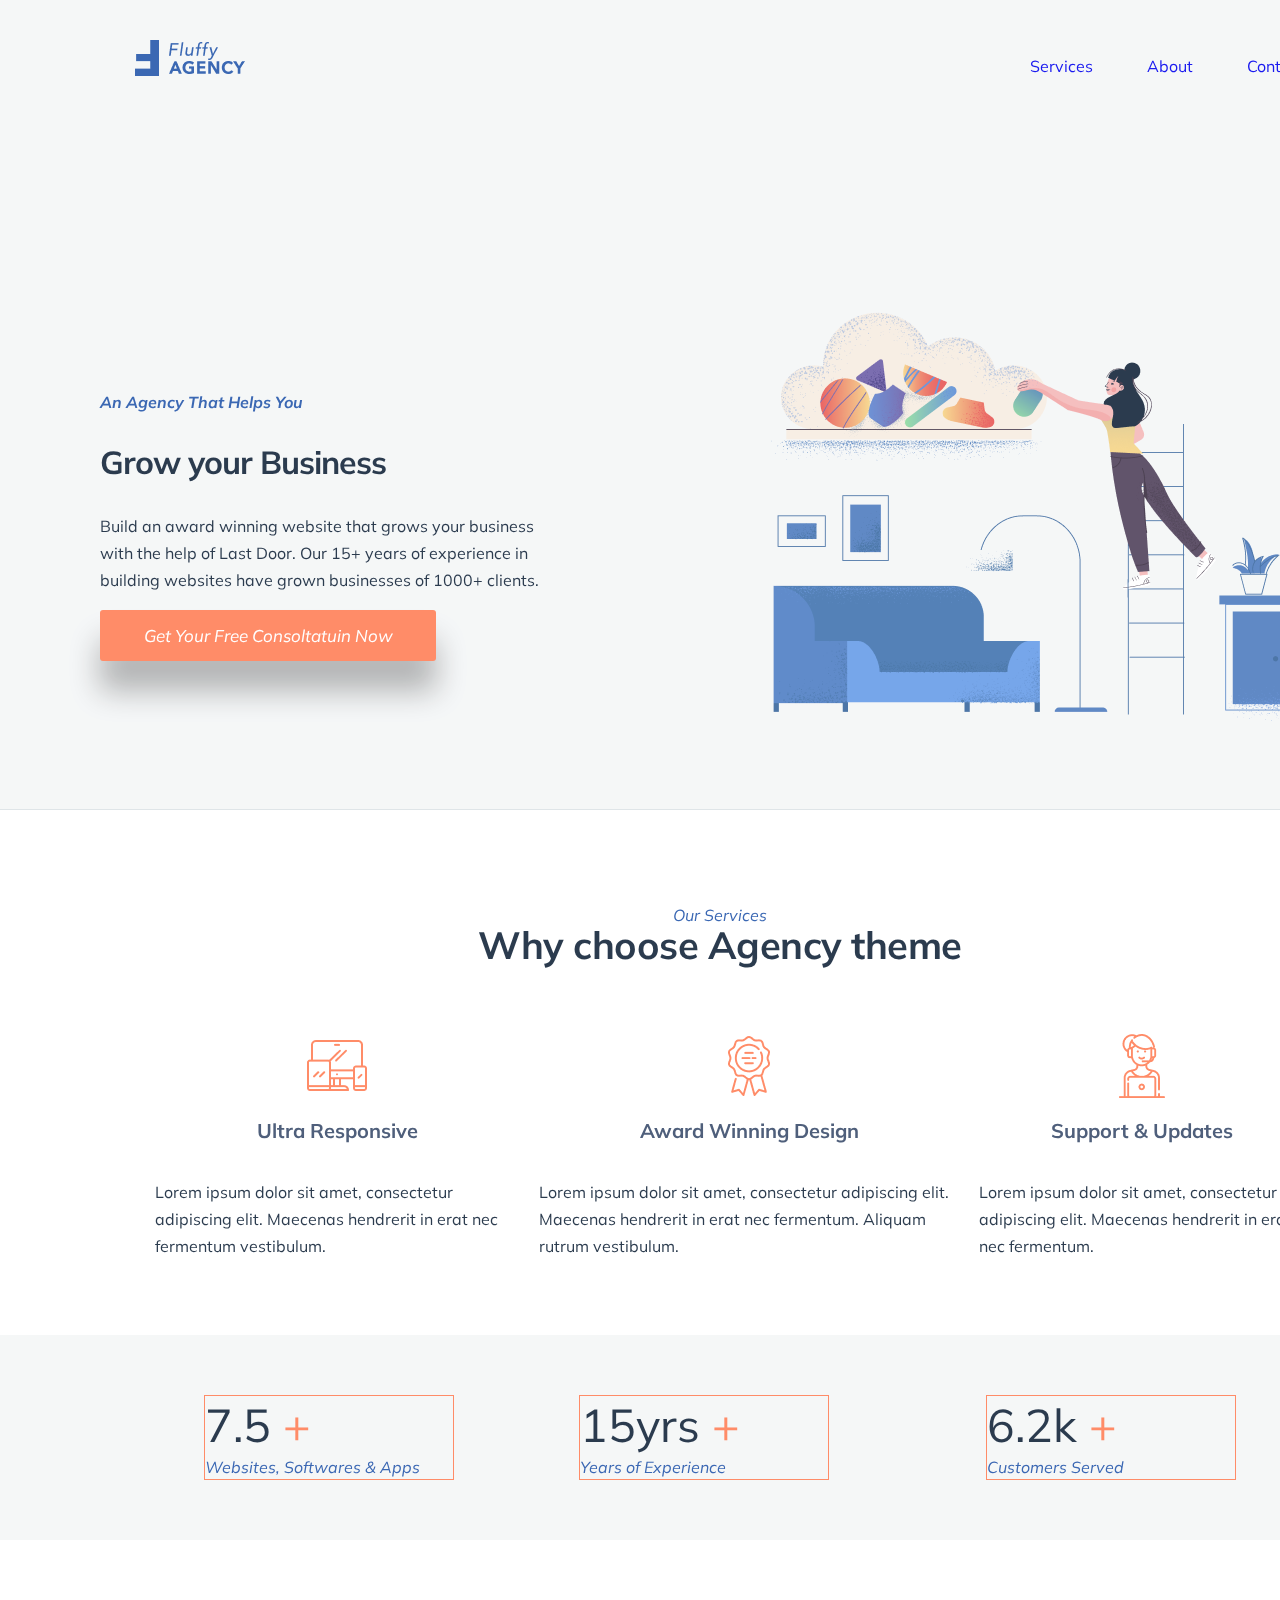
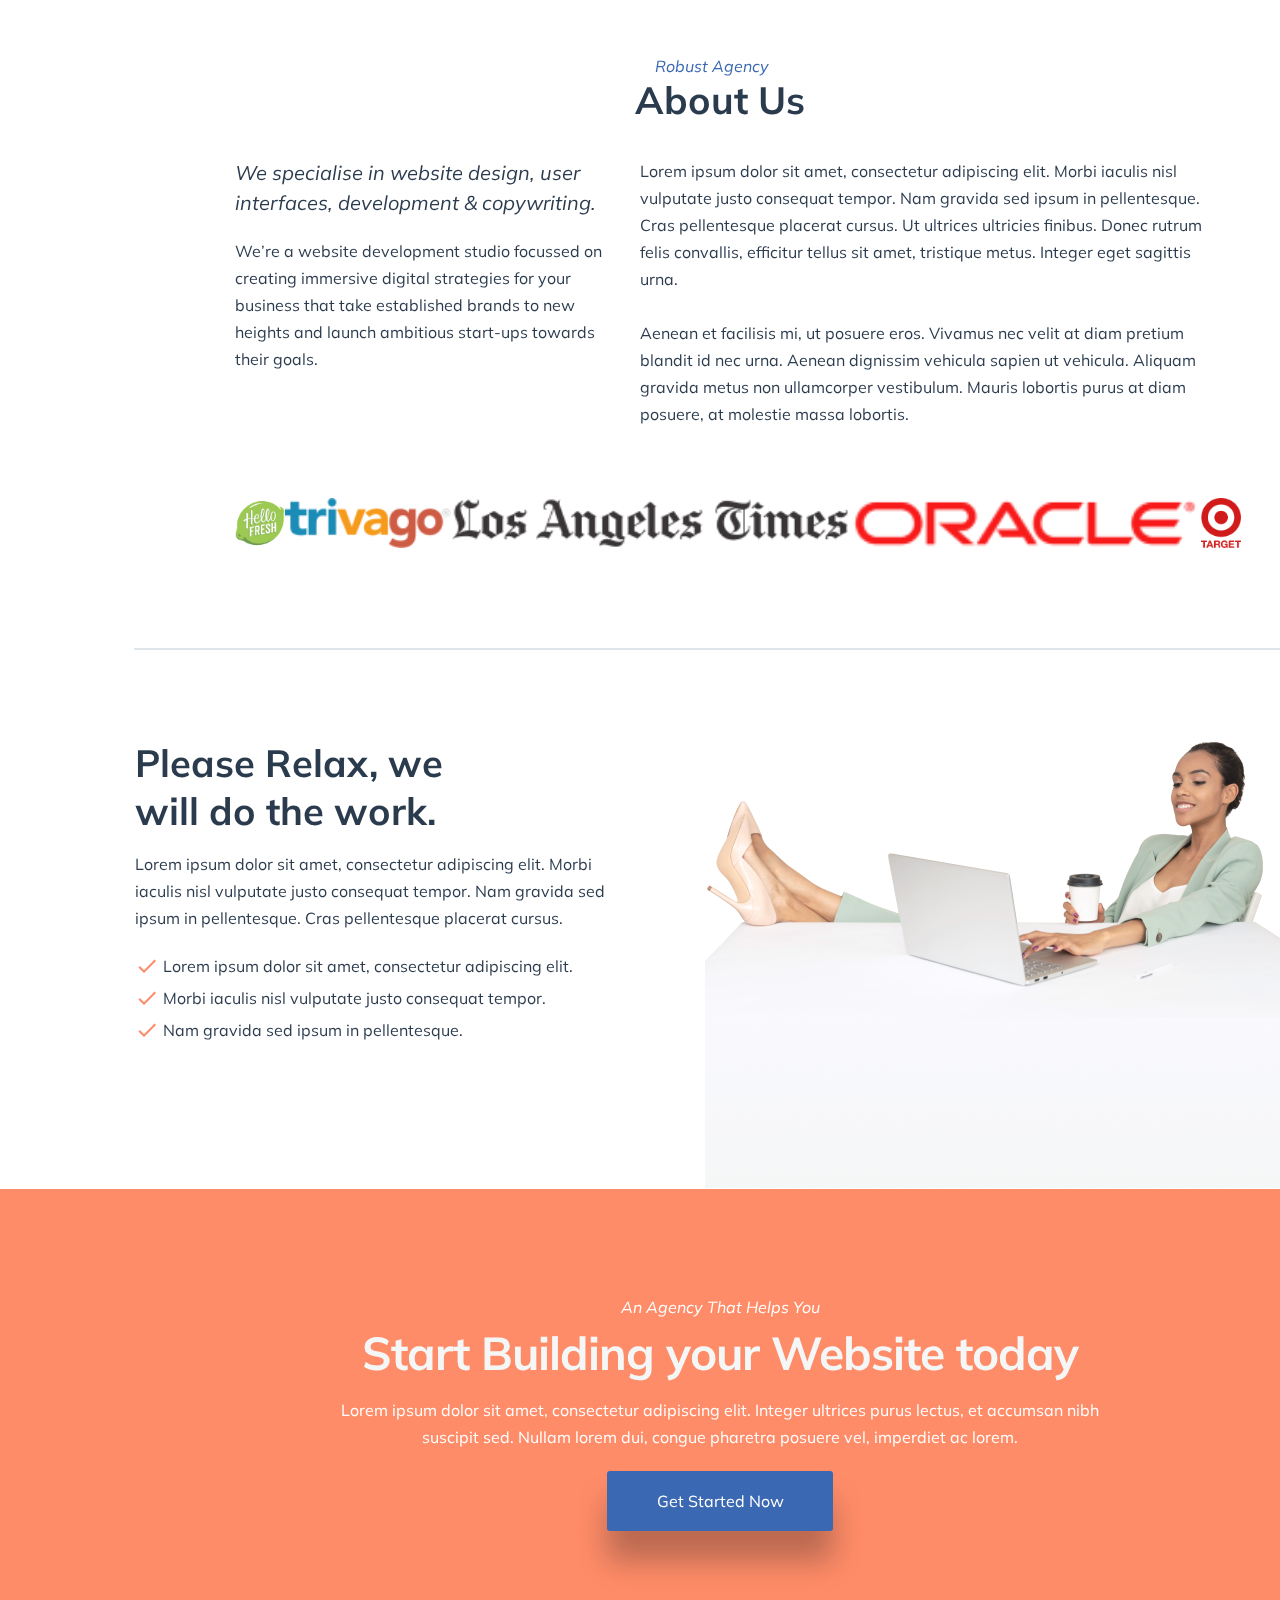
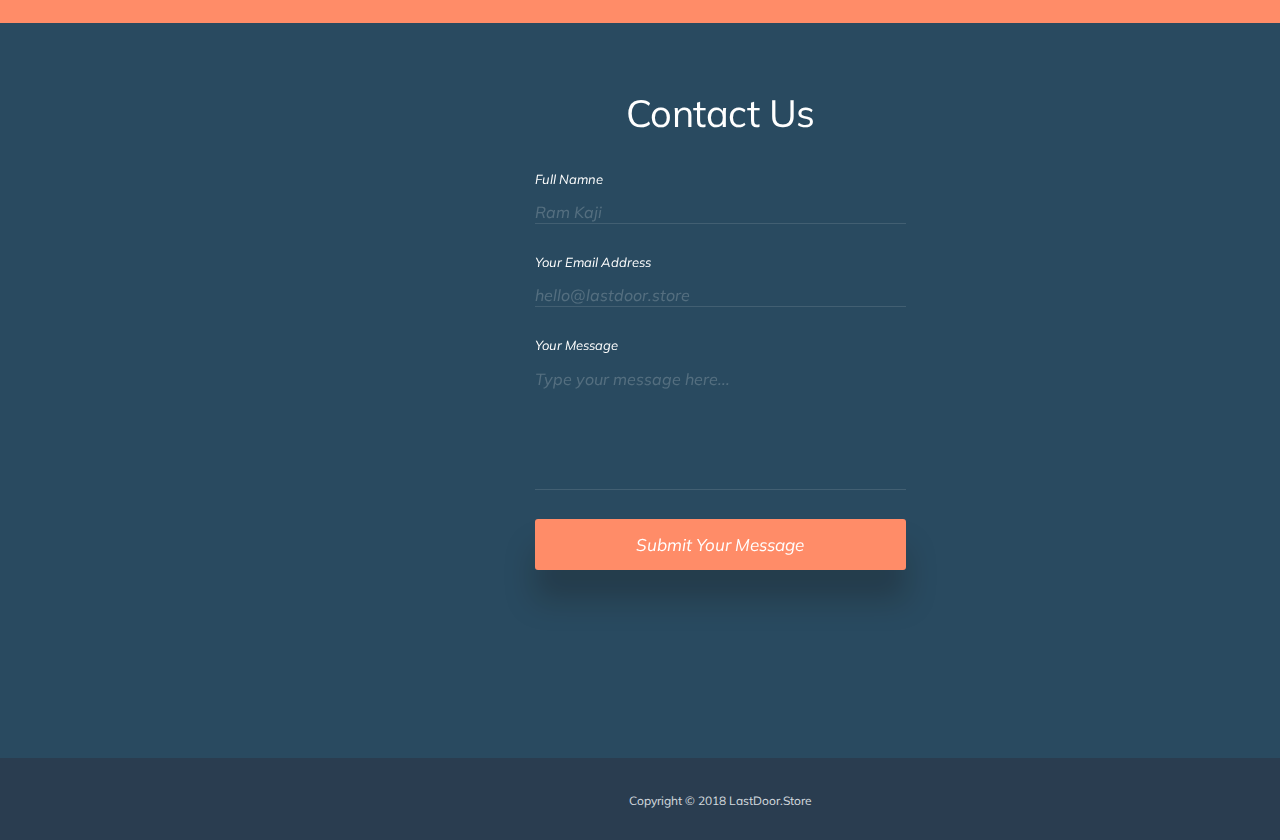
<file: index.html>
<!DOCTYPE html>
<html lang="en">
  <head>
    <meta charset="UTF-8" />
    <meta name="viewport" content="width=device-width, initial-scale=1.0" />
    <title>Flyffy-website</title>
    <link rel="stylesheet" href="style/style.css" />
    <link rel="stylesheet" href="style/normalize.css" />
    <link
      href="https://fonts.googleapis.com/css?family=Muli:200,200i,300,300i,400,400i,500,500i,600,600i,700,700i,800,800i,900,900i&display=swap"
      rel="stylesheet"
    />
    <link
      href="https://fonts.googleapis.com/icon?family=Material+Icons"
      rel="stylesheet"
    />
  </head>

  <body>
    <header>
      <div class="navigation">
        <div class="fluffy-logo">
          <img src="style/img/logo/logo.png" alt="Flyffy-loggo" />
        </div>
        <nav>
          <a class="navlink" href="#">Services</a>
          <a class="navlink" href="#">About</a>
          <a class="navlink" href="#">Contact</a>
        </nav>
      </div>
      <div class="header-content">
        <div class="header-text">
          <h4 class="bluetext bluetext--first">An Agency That Helps You</h4>
          <h1>Grow your Business</h1>
          <p>
            Build an award winning website that grows your business with the
            help of Last Door. Our 15+ years of experience in building websites
            have grown businesses of 1000+ clients.
          </p>
          <button class="orange-button orange button--first">
            Get Your Free Consoltatuin Now
          </button>
        </div>
        <div class="header-pic">
          <img src="style/img/header-pic.png" alt="storing i fluffy" />
        </div>
      </div>
    </header>

    <section class="service">
      <div class="service-info">
        <div class="service-heading">
          <p class="bluetext bluetext--second">Our Services</p>
          <h2>Why choose Agency theme</h2>
        </div>
        <div class="service-content">
          <div class="card">
            <img
              class="img-service"
              src="style/img/icon/device.png"
              alt="diffrent device"
            />
            <h3>Ultra Responsive</h3>
            <p class="text-service">
              Lorem ipsum dolor sit amet, consectetur adipiscing elit. Maecenas
              hendrerit in erat nec fermentum vestibulum.
            </p>
          </div>
          <div class="card">
            <img
              class="img-service"
              src="style/img/icon/award.png"
              alt="award"
            />
            <h3>Award Winning Design</h3>
            <p class="text-service">
              Lorem ipsum dolor sit amet, consectetur adipiscing elit. Maecenas
              hendrerit in erat nec fermentum. Aliquam rutrum vestibulum.
            </p>
          </div>
          <div class="card">
            <img
              class="img-service"
              src="style/img/icon/support.png"
              alt="support"
            />
            <h3>Support & Updates</h3>
            <p class="text-service">
              Lorem ipsum dolor sit amet, consectetur adipiscing elit. Maecenas
              hendrerit in erat nec fermentum.
            </p>
          </div>
        </div>
      </div>
    </section>

    <section class="kpi">
      <div class="kpi-content">
        <p class="bigtext">
          7.5 <span class="bigtext bigtext--orange">+</span>
        </p>
        <p class="bluetext bluetext--third">Websites, Softwares & Apps</p>
      </div>
      <div class="kpi-content">
        <p class="bigtext">
          15yrs <span class="bigtext bigtext--orange">+</span>
        </p>
        <p class="bluetext bluetext--third">Years of Experience</p>
      </div>
      <div class="kpi-content">
        <p class="bigtext">
          6.2k <span class="bigtext bigtext--orange">+</span>
        </p>
        <p class="bluetext bluetext--third">Customers Served</p>
      </div>
    </section>

    <section class="about">
      <div class="about-content">
        <div class="about-heading">
          <p class="bluetext bluetext--fourth">
            Robust Agency
          </p>
          <p class="boldbigtext boldbigtext--about">About Us</p>
        </div>
        <div class="about-text">
          <div class="about-right">
            <p class="right-heading">
              We specialise in website design, user interfaces, development &
              copywriting.
            </p>
            <p>
              We’re a website development studio focussed on creating immersive
              digital strategies for your business that take established brands
              to new heights and launch ambitious start-ups towards their goals.
            </p>
          </div>
          <div class="about-left">
            Lorem ipsum dolor sit amet, consectetur adipiscing elit. Morbi
            iaculis nisl vulputate justo consequat tempor. Nam gravida sed ipsum
            in pellentesque. Cras pellentesque placerat cursus. Ut ultrices
            ultricies finibus. Donec rutrum felis convallis, efficitur tellus
            sit amet, tristique metus. Integer eget sagittis urna.
            <br />
            <br />
            Aenean et facilisis mi, ut posuere eros. Vivamus nec velit at diam
            pretium blandit id nec urna. Aenean dignissim vehicula sapien ut
            vehicula. Aliquam gravida metus non ullamcorper vestibulum. Mauris
            lobortis purus at diam posuere, at molestie massa lobortis.
          </div>
        </div>
        <div class="logos">
          <img src="style/img/logo/hello-fresh.png" alt="hello fresh logo" />
          <img src="style/img/logo/trivago.png" alt="trivago logo" />
          <img
            src="style/img/logo/los-angelese-times.png"
            alt="los angeles times logo"
          />
          <img src="style/img/logo/oracle.png" alt="oracle logo" />
          <img src="style/img/logo/target.png" alt="target logo" />
        </div>
        <div class="separator"></div>
      </div>
    </section>

    <section class="info">
      <div class="info-content">
        <div class="info-right">
          <div class="boldbigtext boldbigtext--info">
            Please Relax, we will do the work.
          </div>
          <div>
            <p>
              Lorem ipsum dolor sit amet, consectetur adipiscing elit. Morbi
              iaculis nisl vulputate justo consequat tempor. Nam gravida sed
              ipsum in pellentesque. Cras pellentesque placerat cursus.
            </p>
          </div>
          <div class="list">
            <ul>
              <li>
                <i class="material-icons">
                  check
                </i>
                <i class="fas fa-check"></i>
                Lorem ipsum dolor sit amet, consectetur adipiscing elit.
              </li>
              <li>
                <i class="material-icons">
                  check
                </i>
                Morbi iaculis nisl vulputate justo consequat tempor.
              </li>
              <li>
                <i class="material-icons">
                  check
                </i>
                Nam gravida sed ipsum in pellentesque.
              </li>
            </ul>
          </div>
        </div>
        <div class="left">
          <img src="style/img/ladylaptop.png" alt="" />
          <img class="img-rectangle" src="style/img/Rectangle.png" alt="" />
        </div>
      </div>
    </section>

    <section class="cfa">
      <div class="cfa-content">
        <p class="top-heading">An Agency That Helps You</p>
        <p class="big-heading">Start Building your Website today</p>
        <p class="text-cfa">
          Lorem ipsum dolor sit amet, consectetur adipiscing elit. Integer
          ultrices purus lectus, et accumsan nibh suscipit sed. Nullam lorem
          dui, congue pharetra posuere vel, imperdiet ac lorem.
        </p>
        <button class="cfa-button">Get Started Now</button>
      </div>
    </section>

    <footer>
      <div class="contactform">
        <div>
          <p class="formheading">Contact Us</p>
        </div>
        <div>
          <form>
            <label for="namne"
              >Full Namne
              <br />
              <br />
              <input type="text" placeholder="Ram Kaji" />
            </label>
            <br />
            <label for="email"
              >Your Email Address
              <br />
              <br />
              <input type="text" placeholder="hello@lastdoor.store" />
            </label>
            <br />
            <label for="message"
              >Your Message
              <br />
              <br />
              <textarea
                maxlength="200"
                placeholder="Type your message here..."
              ></textarea>
            </label>
          </form>
        </div>
        <div>
          <button class="orange-button orange-button--last">
            Submit Your Message
          </button>
        </div>
      </div>
      <div class="coopyright">
        Copyright © 2018 LastDoor.Store
      </div>
    </footer>
  </body>
</html>
</file>
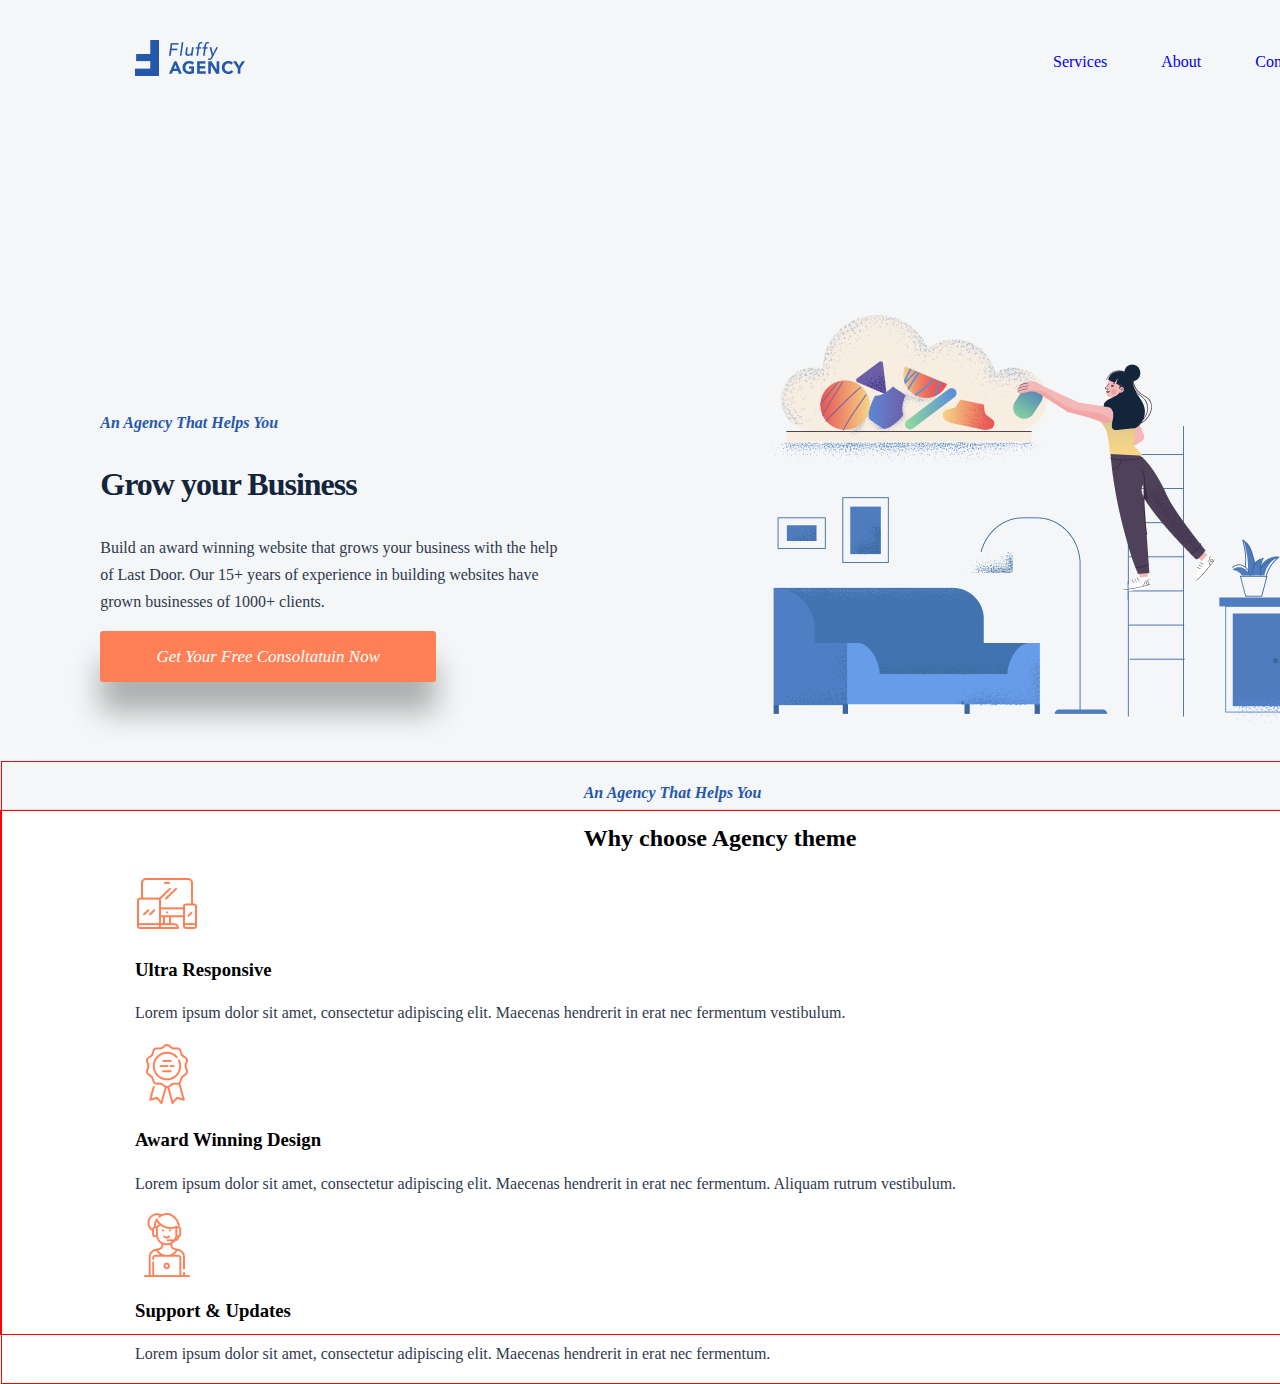
<file: style/img/icon/Flyffy-website.htm>
<!DOCTYPE html>
<!-- saved from url=(0022)http://127.0.0.1:5500/ -->
<html lang="en"><head><meta http-equiv="Content-Type" content="text/html; charset=UTF-8">
    
    <meta name="viewport" content="width=device-width, initial-scale=1.0">
    <title>Flyffy-website</title>
    <link rel="stylesheet" href="./Flyffy-website_files/style.css">
    <link rel="stylesheet" href="./Flyffy-website_files/normalize.css">
    <link href="./Flyffy-website_files/css" rel="stylesheet">
  </head>
  <body>
    <header>
      <div class="navigation">
        <div class="logo">
          <img src="./Flyffy-website_files/logo.png" alt="Flyffy-loggo">
        </div>
        <nav>
          <a class="navlink" href="http://127.0.0.1:5500/#">Services</a>
          <a class="navlink" href="http://127.0.0.1:5500/#">About</a>
          <a class="navlink" href="http://127.0.0.1:5500/#">Contact</a>
        </nav>
      </div>
      <div class="header-content">
        <div class="header-text">
          <h4 class="italic">An Agency That Helps You</h4>
          <h1>Grow your Business</h1>
          <p>
            Build an award winning website that grows your business with the
            help of Last Door. Our 15+ years of experience in building websites
            have grown businesses of 1000+ clients.
          </p>
          <button class="orange-button">Get Your Free Consoltatuin Now</button>
        </div>
        <div class="header-pic">
          <img src="./Flyffy-website_files/header-pic.png" alt="storing i fluffy">
        </div>
      </div>
    </header>

    <section class="service">
      <div class="service-info">
        <div class="service-heading">
          <h4>An Agency That Helps You</h4>
          <h2>Why choose Agency theme</h2>
        </div>
        <div class="service-content">
          <div class="card">
            <img src="./Flyffy-website_files/device.png" alt="diffrent device">
            <h3>Ultra Responsive</h3>
            <p>
              Lorem ipsum dolor sit amet, consectetur adipiscing elit. Maecenas
              hendrerit in erat nec fermentum vestibulum.
            </p>
          </div>
          <div class="card">
            <img src="./Flyffy-website_files/award.png" alt="award">
            <h3>Award Winning Design</h3>
            <p>
              Lorem ipsum dolor sit amet, consectetur adipiscing elit. Maecenas
              hendrerit in erat nec fermentum. Aliquam rutrum vestibulum.
            </p>
          </div>
          <div class="card">
            <img src="./Flyffy-website_files/support.png" alt="support">
            <h3>Support &amp; Updates</h3>
            <p>
              Lorem ipsum dolor sit amet, consectetur adipiscing elit. Maecenas
              hendrerit in erat nec fermentum.
            </p>
          </div>
        </div>
      </div>
    </section>
  <!-- Code injected by live-server -->
<script type="text/javascript">
	// <![CDATA[  <-- For SVG support
	if ('WebSocket' in window) {
		(function () {
			function refreshCSS() {
				var sheets = [].slice.call(document.getElementsByTagName("link"));
				var head = document.getElementsByTagName("head")[0];
				for (var i = 0; i < sheets.length; ++i) {
					var elem = sheets[i];
					var parent = elem.parentElement || head;
					parent.removeChild(elem);
					var rel = elem.rel;
					if (elem.href && typeof rel != "string" || rel.length == 0 || rel.toLowerCase() == "stylesheet") {
						var url = elem.href.replace(/(&|\?)_cacheOverride=\d+/, '');
						elem.href = url + (url.indexOf('?') >= 0 ? '&' : '?') + '_cacheOverride=' + (new Date().valueOf());
					}
					parent.appendChild(elem);
				}
			}
			var protocol = window.location.protocol === 'http:' ? 'ws://' : 'wss://';
			var address = protocol + window.location.host + window.location.pathname + '/ws';
			var socket = new WebSocket(address);
			socket.onmessage = function (msg) {
				if (msg.data == 'reload') window.location.reload();
				else if (msg.data == 'refreshcss') refreshCSS();
			};
			if (sessionStorage && !sessionStorage.getItem('IsThisFirstTime_Log_From_LiveServer')) {
				console.log('Live reload enabled.');
				sessionStorage.setItem('IsThisFirstTime_Log_From_LiveServer', true);
			}
		})();
	}
	else {
		console.error('Upgrade your browser. This Browser is NOT supported WebSocket for Live-Reloading.');
	}
	// ]]>
</script>

</body></html>
</file>
<file: style/style.css>
body {
  height: 100vh;
  width: 100%;
  font-family: "Muli";
  font-style: normal;
  font-weight: normal;
  font-size: 16px;
  line-height: 27px;
  color: #13253a;
  mix-blend-mode: normal;
  opacity: 0.9;
  padding: 0;
  margin: 0;
}

/* ---------------------------------------------------- header */

header {
  min-width: 1440px;
  width: 1440px;
  min-height: 810px;
  box-sizing: border-box;

  background: #f4f6f7;
  display: flex;
  flex-wrap: wrap;
  border-bottom: solid 1px #dce2e6;
}

.navigation {
  min-width: 1440px;
  box-sizing: border-box;
  display: flex;
  justify-content: space-between;

  padding-left: 135px;
  padding-right: 135px;
}

.fluffy-logo {
  margin-top: 40px;
}

nav {
  margin-top: 53px;
}

.navlink {
  text-decoration: none;
  margin-left: 50px;
}

.navlink:hover {
  font-size: 20px;
  color: #ff7f57;
}

.header-content {
  width: 1440px;
  display: flex;
  justify-content: space-around;
  align-items: center;
}

.header-text {
  height: 261px;
  width: 470px;
}

.bluetext {
  font-style: italic;
  font-size: 16px;
  line-height: 20px;
  color: #2557ab;
}

.bluetext--first,
.bluetext--third {
  margin: 0;
}

h1 {
  font-weight: bold;
  font-size: 46px;
  line-height: 58px;
  letter-spacing: -1px;

  color: #13253a;
}

.orange-button {
  height: 51px;
  background-color: #ff7f57;
  box-shadow: 0px 30px 30px rgba(0, 0, 0, 0.3);
  border-radius: 3px;
  margin-bottom: 245px;
  border: none;
  font-size: 17px;
  font-style: italic;
  line-height: 21px;
  text-align: center;
  color: #ffffff;
}

.button--first {
  width: 336px;
}

.orange-button:hover {
  background-color: #2557ab;
  transform: scale(1.1);
}

/* ---------------------------------------------------------service */

.service {
  width: 1440px;
  height: 525px;
  box-sizing: border-box;
  display: flex;
  justify-content: center;
  align-items: center;
}

.service-info {
  display: flex;
  flex-direction: row;
  flex-wrap: wrap;
  justify-content: center;
}

.service-heading {
  position: relative;
  display: flex;
  flex-direction: column;
  align-items: center;
  align-content: space-around;
  padding-top: 120px;
  padding-bottom: 34px;
}

.bluetext--second {
  position: absolute;
}

h2 {
  font-size: 38px;
  line-height: 48px;
  text-align: center;
  letter-spacing: -0.5px;
  color: #13253a;
}

.service-content {
  width: 1170px;
  min-height: 197px;
  display: flex;
}

.card {
  margin-left: 20px;
  margin-bottom: 100px;

  display: flex;
  flex-direction: column;
  align-items: center;
}

h3 {
  font-weight: bold;
  font-size: 20px;
  line-height: 25px;
  text-align: center;
  color: #3b4d6c;
}

.text-service > {
  text-align: center;
}

.img-service {
  max-width: 64px;
  max-height: 64px;
}

/* -----------------------------------------------------------kpi */

.kpi {
  width: 1440px;
  height: 205px;
  background: #f4f6f7;
  display: flex;
  justify-content: center;
  align-items: center;
}

.kpi-content {
  max-width: 250px;
  height: 85px;
  box-sizing: border-box;
  display: flex;
  flex-wrap: wrap;
  border: #ff7f57 1px solid;
}

.kpi-content:first-of-type {
  margin-left: 200px;
}

.kpi-content:nth-child(2) {
  margin-left: 125px;
  margin-right: 157px;
}

.kpi-content:last-of-type {
  margin-right: 200px;
}

.bigtext {
  font-size: 46px;
  line-height: 58px;
  color: #13253a;
  margin: 0;
}

.bigtext--orange {
  color: #ff7f57;
}

/* ---------------------------------------------------------about */

.about {
  height: 699px;
  width: 1440px;
  display: flex;
  justify-content: center;
  align-items: center;
}

.about-content {
  width: 970px;
  height: 500px;
  display: flex;
  flex-wrap: wrap;
  justify-content: center;
  padding-bottom: 0px;
}

.bluetext--fourth {
  padding-left: 20px;
  margin-bottom: 0px;
}

.boldbigtext {
  font-weight: bold;
  font-size: 38px;
  line-height: 48px;
  margin-top: 0px;
}

.boldbigtext--about {
  color: #13253a;
  margin-bottom: 34px;
}

.about-text {
  display: flex;
}

.about-right {
  margin-right: 30px;
  padding-top: 0px;
}

.right-heading {
  font-style: italic;
  font-size: 20px;
  line-height: 30px;
  margin-top: 0;
}

.logos {
  width: 970px;
  height: 50px;
  display: flex;
  justify-content: space-between;
  margin-top: 70px;
}

.separator {
  min-width: 1170px;
  margin-top: 100px;
  border: #dce2e6 1px solid;
}

/* --------------------------------------------------------info */

.info {
  width: 1440px;
  height: 550px;
  display: flex;
  justify-content: center;
  align-items: flex-end;
}

.info-content {
  width: 1170px;
  height: 450px;
  display: flex;
}

.info-right {
  padding-right: 70px;
}

.boldbigtext--info {
  padding-right: 150px;
}

ul {
  padding-left: 0px;
}

li {
  list-style-type: none;
}

.material-icons {
  position: relative;
  color: #ff7f57;
  font-weight: bold;
  top: 6px;
}

.left {
  border: geren 1px solid;
  min-height: 450px;
}

.img-rectangle {
  position: relative;
  top: -9px;
  border: none;
}

/* ----------------------------------------------------------------cfa */

.cfa {
  width: 1440px;
  height: 434px;
  background: #ff7f57;
  display: flex;
  justify-content: center;
  align-items: center;
}

.cfa-content {
  min-height: 234px;
  width: 770px;
  box-sizing: border-box;
  display: flex;
  flex-wrap: wrap;
  justify-content: center;
  align-content: center;
  align-content: space-around;
}

.top-heading {
  color: #ffffff;
  font-style: italic;
  font-size: 16px;
  line-height: 20px;

  margin-bottom: 0px;
}

.big-heading {
  color: #ffffff;
  font-weight: bold;
  font-size: 46px;
  line-height: 58px;
  text-align: center;
  letter-spacing: -1px;
  color: #f4f6f7;
  margin-bottom: 0px;
  margin-top: 7px;
}

.text-cfa {
  color: #ffffff;
  font-size: 16px;
  line-height: 27px;
  text-align: center;
  margin-top: 15px;
  margin-bottom: 0px;
}

.cfa-button {
  width: 226px;
  height: 60px;
  color: #ffffff;
  background: #2557ab;
  border-radius: 3px;
  margin-top: 20px;
  box-shadow: 0px 30px 30px rgba(0, 0, 0, 0.3);
  border: none;
}

.cfa-button:hover {
  background-color: #ffffff;
  transform: scale(1.1);
  border: #2557ab solid 1px;
  color: #2557ab;
}

/* ------------------------------------------------------------------------------footer*/

footer {
  width: 1440px;
  height: 817px;
  background: #11364e;
  display: flex;
  flex-wrap: wrap;
  justify-content: center;
  align-items: center;
}

.contactform {
  height: 490px;
  width: 371px;
  box-sizing: border-box;
  display: flex;
  flex-wrap: wrap;
  flex-direction: column;
  justify-content: center;
  align-items: center;
}

.formheading {
  margin: 0px;
  font-size: 38px;
  line-height: 48px;
  text-align: center;
  letter-spacing: -0.5px;
  color: #ffffff;
  padding-bottom: 34px;
}

form {
  height: 348px;
  width: 371px;
  display: flex;
  flex-wrap: wrap;
  flex-direction: column;
  align-items: left;
}

label {
  height: 56px;
  font-style: italic;
  font-size: 13px;
  line-height: 16px;
  color: #ffffff;
}

input {
  width: 100%;
  height: 20px;
  background: #11364e;

  border-bottom: rgba(255, 255, 255, 0.116) 1px solid;
  border-top: none;
  border-left: none;
  border-right: none;
  padding: 0px;

  font-style: italic;
  font-weight: normal;
  font-size: 16px;
  line-height: 20px;
  color: #ff7f57;
}

input:focus {
  background-color: #225d85;
}

input::placeholder {
  height: 20px;
  font-style: italic;
  font-weight: normal;
  font-size: 16px;
  line-height: 20px;
  color: #ffffff;
  mix-blend-mode: normal;
  opacity: 0.2;
}

textarea {
  width: 100%;
  height: 120px;
  background: #11364e;

  border-bottom: rgba(255, 255, 255, 0.116) 1px solid;
  border-top: none;
  border-left: none;
  border-right: none;
  padding: 0px;

  font-style: italic;
  font-weight: normal;
  font-size: 16px;
  line-height: 20px;
  color: #ff7f57;
  resize: none;
}

textarea:focus {
  background-color: #2557ab;
}

textarea::placeholder {
  height: 120px;
  font-style: italic;
  font-weight: normal;
  font-size: 16px;
  line-height: 20px;
  color: #ffffff;
  mix-blend-mode: normal;
  opacity: 0.2;
}

.orange-button--last {
  text-align: center;
  width: 371px;
  margin: 0;
  align-self: flex-end;
}

.coopyright {
  width: 1440px;
  height: 47px;
  font-size: 12px;
  line-height: 15px;
  text-align: center;
  color: #ffffff;
  mix-blend-mode: normal;
  opacity: 0.8;
  background: #13253a;
  padding-top: 35px;
  align-self: flex-end;
}
</file>
<file: style/img/icon/Flyffy-website_files/style.css>
body {
  height: 100vh;
  width: 100%;
  font-family: "Muli";
  font-style: normal;
  font-weight: normal;
  padding: 0;
  margin: 0;
}

header {
  min-width: 1440px;
  width: 1440px;
  min-height: 810px;
  box-sizing: border-box;

  background: #f4f6f7;
  display: flex;
  flex-wrap: wrap;
  border-bottom: solid 1px #dce2e6;
}

.navigation {
  /* min-width: 1440px; */
  width: 1440px;
  box-sizing: border-box;
  display: flex;
  justify-content: space-between;

  padding-left: 135px;
  padding-right: 135px;
}

.logo {
  margin-top: 40px;
}

nav {
  margin-top: 53px;
}

.navlink {
  text-decoration: none;
  margin-left: 50px;
}

.navlink:hover {
  font-size: 20px;
  color: #ff7f57;
}

.header-content {
  width: 1440px;
  height: 810;
  display: flex;
  justify-content: space-around;
  align-items: center;
}

.header-text {
  height: 261px;
  width: 470px;
}

h4 {
  font-style: italic;
  font-size: 16px;
  line-height: 20px;
  color: #2557ab;
}

h1 {
  font-weight: bold;
  font-size: 46px;
  line-height: 58px;
  letter-spacing: -1px;

  color: #13253a;
}

p {
  font-size: 16px;
  line-height: 27px;
  color: #13253a;
  mix-blend-mode: normal;
  opacity: 0.9;
}

.orange-button {
  width: 336px;
  height: 51px;
  background-color: #ff7f57;
  box-shadow: 0px 30px 30px rgba(0, 0, 0, 0.3);
  border-radius: 3px;
  margin-bottom: 245px;
  border: none;
  font-style: italic;
  font-size: 17px;
  line-height: 21px;
  text-align: center;
  color: #ffffff;
}

.orange-button:hover {
  background-color: #5c8cd7;
  transform: scale(1.1);
}

/* --------------------Service */

.service {
  width: 1440px;
  height: 525px;
  box-sizing: border-box;
  display: flex;
  justify-content: center;
  align-items: center;
  border: solid 1px red;
}

.service-info {
  min-width: 1170px;
  min-height: 306px;
  display: flex;
  flex-direction: row;
  flex-wrap: wrap;
  justify-content: center;
  border: solid 1px red;
}

.service-content {
  min-width: 1170px;
  min-height: 197px;
  display: flex;
  flex-wrap: wrap;
  flex-direction: column;
}
</file>
